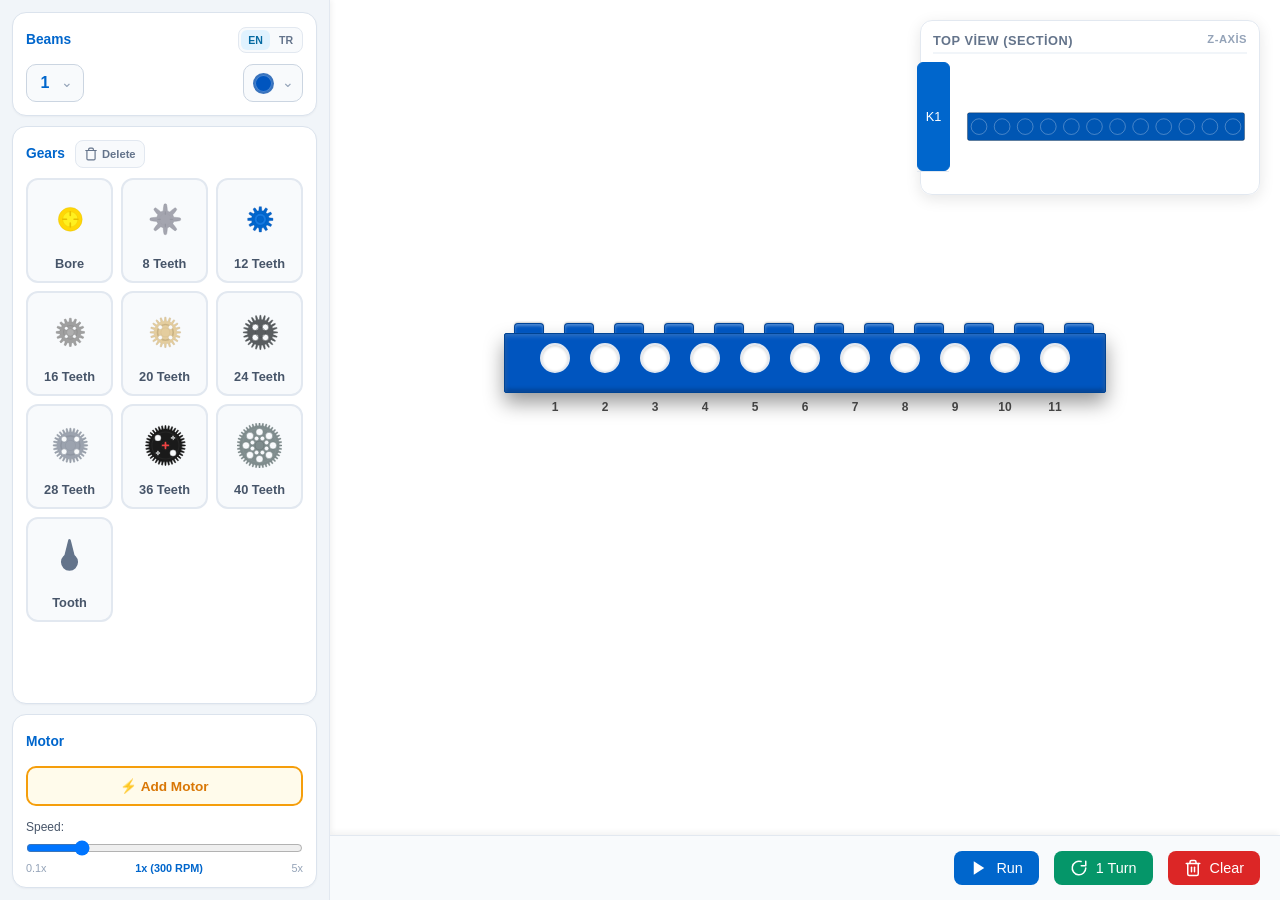
<file: index.html>
<!DOCTYPE html>
<html lang="tr">

<head>
    <meta charset="UTF-8">
    <meta name="viewport" content="width=device-width, initial-scale=1.0">
    <title>Technic Gear Calculator - LEGO Hub</title>
    <meta name="description" content="LEGO Technic gear ratio calculator and simulator.">
    <link rel="stylesheet" href="./styles.css">
</head>

<body class="lang-en">
    <div class="container">
        <div class="main-grid">
            <!-- Sidebar -->
            <aside class="sidebar">
                <!-- Beam controls -->
                <section class="sidebar-card beam-card">
                    <div class="sidebar-card-header">
                        <h3 class="sidebar-card-title">
                            <span class="en-content">Beams</span><span class="tr-content">Kiriş</span>
                        </h3>
                        <div class="lang-switch compact-lang-switch" aria-label="Language">
                            <button class="lang-btn active" type="button" onclick="setLang('en')">EN</button>
                            <button class="lang-btn" type="button" onclick="setLang('tr')">TR</button>
                        </div>
                    </div>

                    <div class="beam-toolbar">
                        <div class="picker-wrap">
                            <button class="compact-picker beam-count-picker" id="beamCountPicker" type="button"
                                aria-haspopup="true" aria-expanded="false" onclick="toggleBeamCountMenu(event)">
                                <span class="beam-count-value" id="beamCountValue">1</span>
                                <span class="picker-chevron" aria-hidden="true">⌄</span>
                            </button>
                            <div class="picker-menu beam-count-menu" id="beamCountMenu" role="menu">
                                <button class="picker-option beam-count-option selected" type="button" data-count="1"
                                    onclick="selectBeamCount(1, event)">1</button>
                                <button class="picker-option beam-count-option" type="button" data-count="2"
                                    onclick="selectBeamCount(2, event)">2</button>
                                <button class="picker-option beam-count-option" type="button" data-count="3"
                                    onclick="selectBeamCount(3, event)">3</button>
                                <button class="picker-option beam-count-option" type="button" data-count="4"
                                    onclick="selectBeamCount(4, event)">4</button>
                                <button class="picker-option beam-count-option" type="button" data-count="5"
                                    onclick="selectBeamCount(5, event)">5</button>
                            </div>
                        </div>

                        <div class="picker-wrap color-picker-wrap">
                            <button class="compact-picker color-picker" id="beamColorPicker" type="button"
                                aria-haspopup="true" aria-expanded="false" onclick="toggleBeamColorMenu(event)">
                                <span class="color-swatch" id="beamColorSwatch" style="--swatch-color:#0055BF"></span>
                                <span class="picker-chevron" aria-hidden="true">⌄</span>
                            </button>
                            <div class="picker-menu color-menu" id="beamColorMenu" role="menu">
                                <button class="color-option selected" type="button" data-color="blue" title="Mavi / Blue"
                                    onclick="selectBeamColor('blue', event)"><span class="color-swatch" style="--swatch-color:#0055BF"></span></button>
                                <button class="color-option" type="button" data-color="red" title="Kırmızı / Red"
                                    onclick="selectBeamColor('red', event)"><span class="color-swatch" style="--swatch-color:#C91A09"></span></button>
                                <button class="color-option" type="button" data-color="yellow" title="Sarı / Yellow"
                                    onclick="selectBeamColor('yellow', event)"><span class="color-swatch" style="--swatch-color:#F2CD37"></span></button>
                                <button class="color-option" type="button" data-color="green" title="Yeşil / Green"
                                    onclick="selectBeamColor('green', event)"><span class="color-swatch" style="--swatch-color:#237841"></span></button>
                                <button class="color-option" type="button" data-color="white" title="Beyaz / White"
                                    onclick="selectBeamColor('white', event)"><span class="color-swatch light-swatch" style="--swatch-color:#FFFFFF"></span></button>
                                <button class="color-option" type="button" data-color="black" title="Siyah / Black"
                                    onclick="selectBeamColor('black', event)"><span class="color-swatch" style="--swatch-color:#1e293b"></span></button>
                            </div>
                        </div>
                    </div>
                </section>

                <!-- Gear controls -->
                <section class="sidebar-card gears-card">
                    <div class="sidebar-card-header gears-card-header">
                        <h3 class="sidebar-card-title">
                            <span class="en-content">Gears</span><span class="tr-content">Dişliler</span>
                        </h3>
                        <button class="gear-delete-header-btn" id="deleteModeBtn" type="button" onclick="toggleDeleteMode()">
                            <svg class="ui-icon ui-icon--sm" aria-hidden="true" focusable="false"><use href="./assets/icons.svg#icon-trash"></use></svg>
                            <span class="en-content">Delete</span><span class="tr-content">Sil</span>
                        </button>
                    </div>

                    <div class="gear-palette" id="gearPalette">
                        <!-- Gears + Tooth injected by JS -->
                    </div>

                    <div class="gear-card-spacer" aria-hidden="true"></div>

                    <div id="toothSettingsPanel" class="tooth-settings-panel">
                        <h4 class="tooth-settings-title">
                            <span class="en-content">Tooth Direction</span><span class="tr-content">Tooth Yönü</span>
                        </h4>
                        <div class="tooth-settings-control">
                            <span id="pointerAngleDisplay">0°</span>
                            <button class="btn tooth-rotate-btn" onclick="rotatePointerSetting()">
                                ↻ +90° <span class="en-content">Rotate</span><span class="tr-content">Çevir</span>
                            </button>
                        </div>
                        <p class="tooth-settings-help">
                            <span class="en-content">Select the angle and click on a gear to add.</span><span
                                class="tr-content">İstediğiniz açıyı seçip dişliye tıklayarak ekleyin.</span>
                        </p>
                    </div>
                </section>

                <!-- Motor controls -->
                <section class="sidebar-card motor-card">
                    <div class="sidebar-card-header">
                        <h3 class="sidebar-card-title">Motor</h3>
                    </div>

                    <button class="motor-mode-btn" id="motorModeBtn" onclick="toggleMotorMode()">
                        ⚡ <span class="en-content">Add Motor</span><span class="tr-content">Motor Ekle</span>
                    </button>

                    <div id="motorInfo" class="motor-info-panel">
                        <div class="motor-info-label">
                            ⚡ Motor: <span id="motorPositionLabel">-</span>
                        </div>
                        <div class="motor-direction-row">
                            <button class="motor-dir-btn active" id="motorDirCW" onclick="setMotorDirection(1)">
                                ↻ <span class="en-content">Clockwise</span><span class="tr-content">Saat Yönü</span>
                            </button>
                            <button class="motor-dir-btn" id="motorDirCCW" onclick="setMotorDirection(-1)">
                                ↺ <span class="en-content">Counter-CW</span><span class="tr-content">Ters Yön</span>
                            </button>
                        </div>
                    </div>

                    <div id="motorHelpText" style="display:none;"></div>

                    <div class="speed-control">
                        <label><span class="en-content">Speed:</span><span class="tr-content">Dönüş Hızı:</span></label>
                        <input type="range" id="speedSlider" min="0.1" max="5" step="0.1" value="1"
                            onchange="updateSpeedLabel()">
                        <div class="speed-scale">
                            <span>0.1x</span>
                            <span id="speedLabel">1x</span>
                            <span>5x</span>
                        </div>
                    </div>
                </section>
            </aside>

            <!-- Main Canvas -->
            <main class="canvas-area">
                <!-- Side View Panel -->
                <div class="side-view-panel">
                    <div class="side-view-header">
                        <span><span class="en-content">Top View (Section)</span><span class="tr-content">Üstten Görünüm
                                (Kesit)</span></span>
                        <span style="font-size: 0.7rem; color: #94a3b8;">Z-Axis</span>
                    </div>
                    <div class="side-view-content" id="sideViewContainer">
                        <!-- SVG Injected Here -->
                    </div>
                </div>

                <div class="simulation-container" id="simContainer">
                    <!-- Beam renders here -->
                </div>

                <div class="bottom-panel">
                    <div class="controls">
                        <button class="btn" id="toggleRun" style="display: flex; align-items: center; gap: 8px;">
                            <svg class="ui-icon" aria-hidden="true" focusable="false"><use href="./assets/icons.svg#icon-play"></use></svg>
                            <span class="en-content">Run</span><span class="tr-content">Çalıştır</span>
                        </button>
                        <button class="btn" id="runOneTurn"
                            style="display: flex; align-items: center; gap: 8px; background: #059669;">
                            <svg class="ui-icon" aria-hidden="true" focusable="false"><use href="./assets/icons.svg#icon-rotate"></use></svg>
                            <span class="en-content">1 Turn</span><span class="tr-content">1 Tur</span>
                        </button>
                        <button class="btn btn-danger" id="clearBoard"
                            style="display: flex; align-items: center; gap: 8px;">
                            <svg class="ui-icon" aria-hidden="true" focusable="false"><use href="./assets/icons.svg#icon-clear"></use></svg>
                            <span class="en-content">Clear</span><span class="tr-content">Temizle</span>
                        </button>
                    </div>

                    <!-- Simulation Stats Panel (Moved here) -->
                    <div class="simulation-stats" id="simulationStats">
                        <div class="stats-title">
                            📊 <span class="en-content">Rotation Info</span><span class="tr-content">Dönüş
                                Bilgileri</span>
                        </div>
                        <div class="stats-grid" id="statsGrid">
                            <!-- Gear stats will be injected here -->
                        </div>
                    </div>
                </div>
            </main>
        </div>
    </div>

    <script src="./js/config.js" defer></script>
        <script src="./js/ui.js" defer></script>
        <script src="./js/gear-renderer.js" defer></script>
        <script src="./js/simulation.js" defer></script>

    <!-- Warning Modal -->
    <div class="modal-overlay" id="warningModal" onclick="closeModal(event)">
        <div class="modal-content">
            <h3 class="modal-title" id="modalTitle"><span class="en-content">Warning</span><span
                    class="tr-content">Uyarı</span></h3>
            <p class="modal-message" id="modalMessage"><span class="en-content">Message</span><span
                    class="tr-content">Mesaj</span></p>
            <button class="modal-btn" onclick="closeModal()"><span class="en-content">OK</span><span
                    class="tr-content">Tamam</span></button>
        </div>
    </div>

    <!-- Confirm Modal -->
    <div class="modal-overlay" id="confirmModal" onclick="closeConfirmModal(event)">
        <div class="modal-content">
            <h3 class="modal-title" style="color:#c91a09;"><span class="en-content">Are you sure?</span><span
                    class="tr-content">Emin misiniz?</span></h3>
            <p class="modal-message"><span class="en-content">The entire workspace will be cleared. This cannot be
                    undone.</span><span class="tr-content">Tüm çalışma alanı temizlenecek. Bu işlem geri
                    alınamaz.</span></p>
            <div style="display:flex; gap:10px; justify-content: flex-end; margin-top:15px;">
                <button class="modal-btn" style="background:#e2e8f0; color:#475569;"
                    onclick="closeConfirmModal({target:{classList:{contains:()=>true}}})"><span
                        class="en-content">Cancel</span><span class="tr-content">İptal</span></button>
                <button class="modal-btn" style="background:#c91a09; color:#fff;" onclick="executeClearBoard()"><span
                        class="en-content">Clear</span><span class="tr-content">Temizle</span></button>
            </div>
        </div>
    </div>

    <script src="./js/app.js" defer></script>
</body>

</html>
</file>
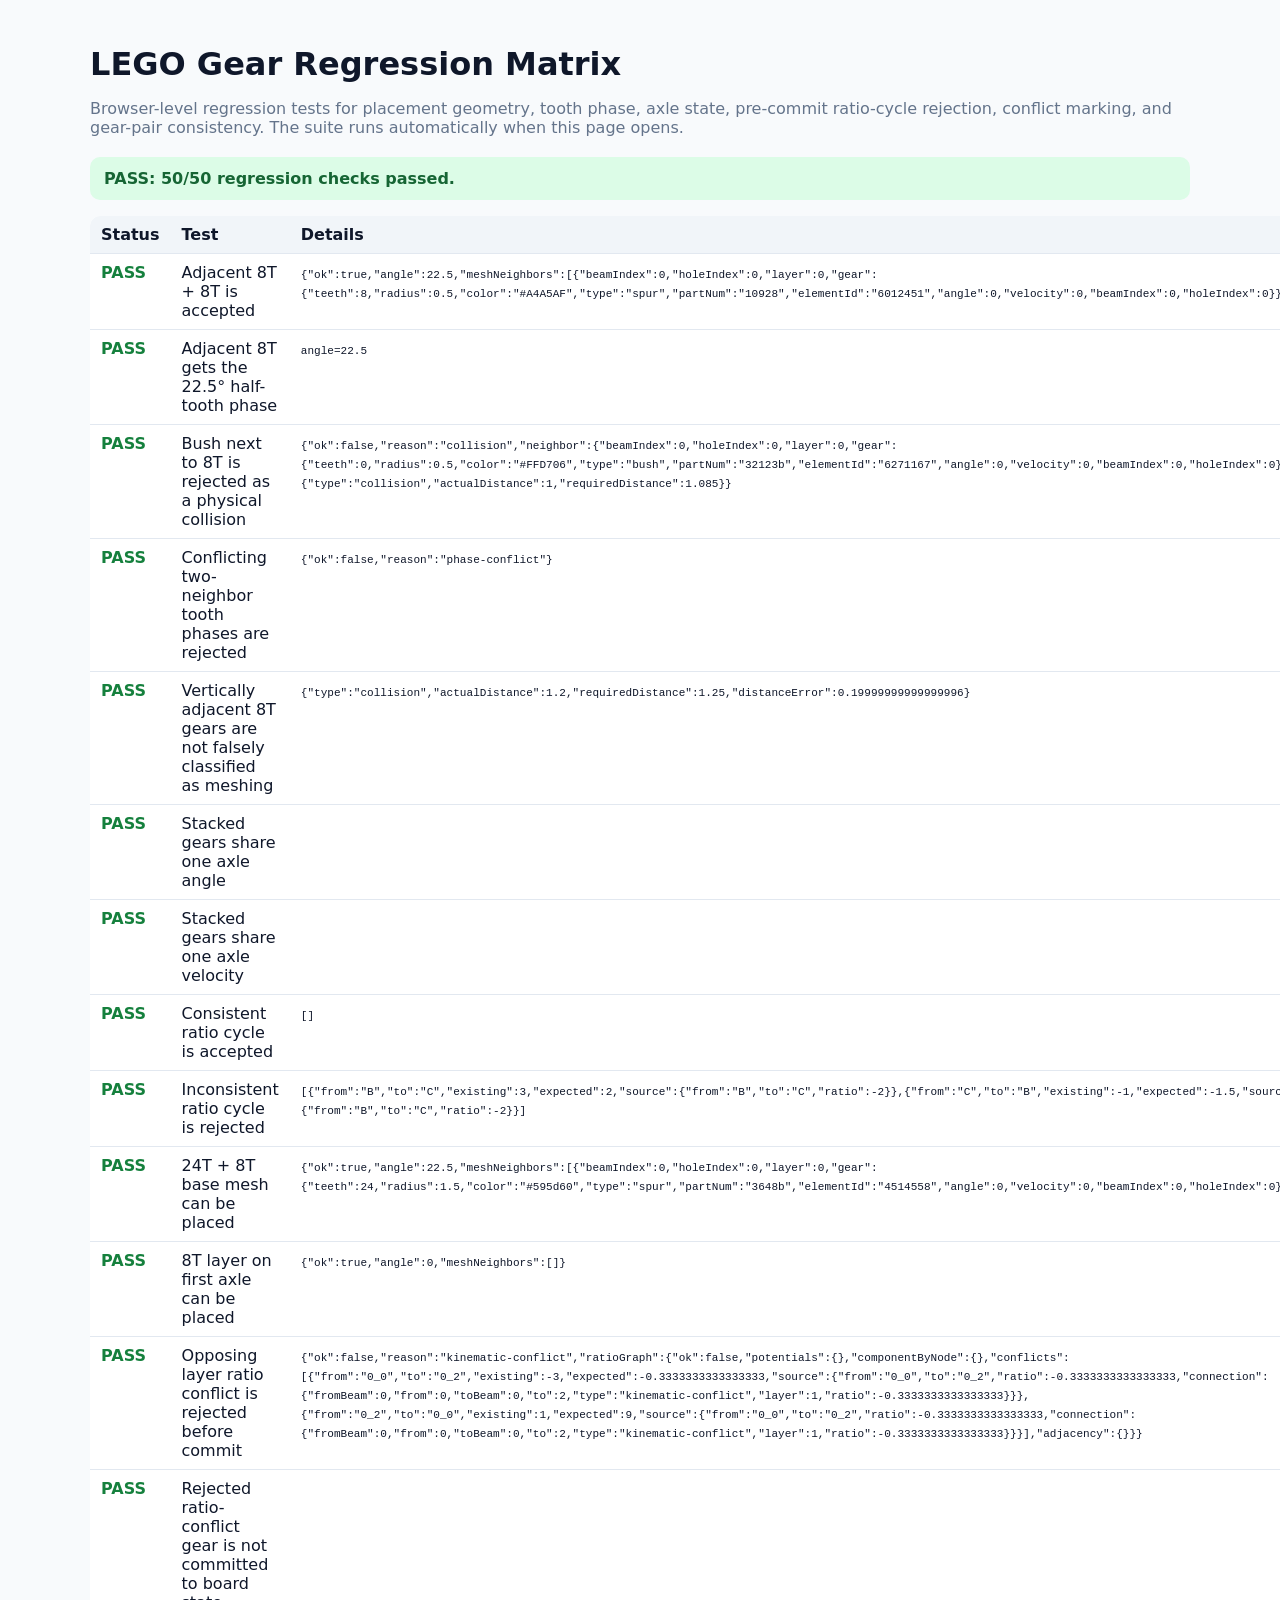
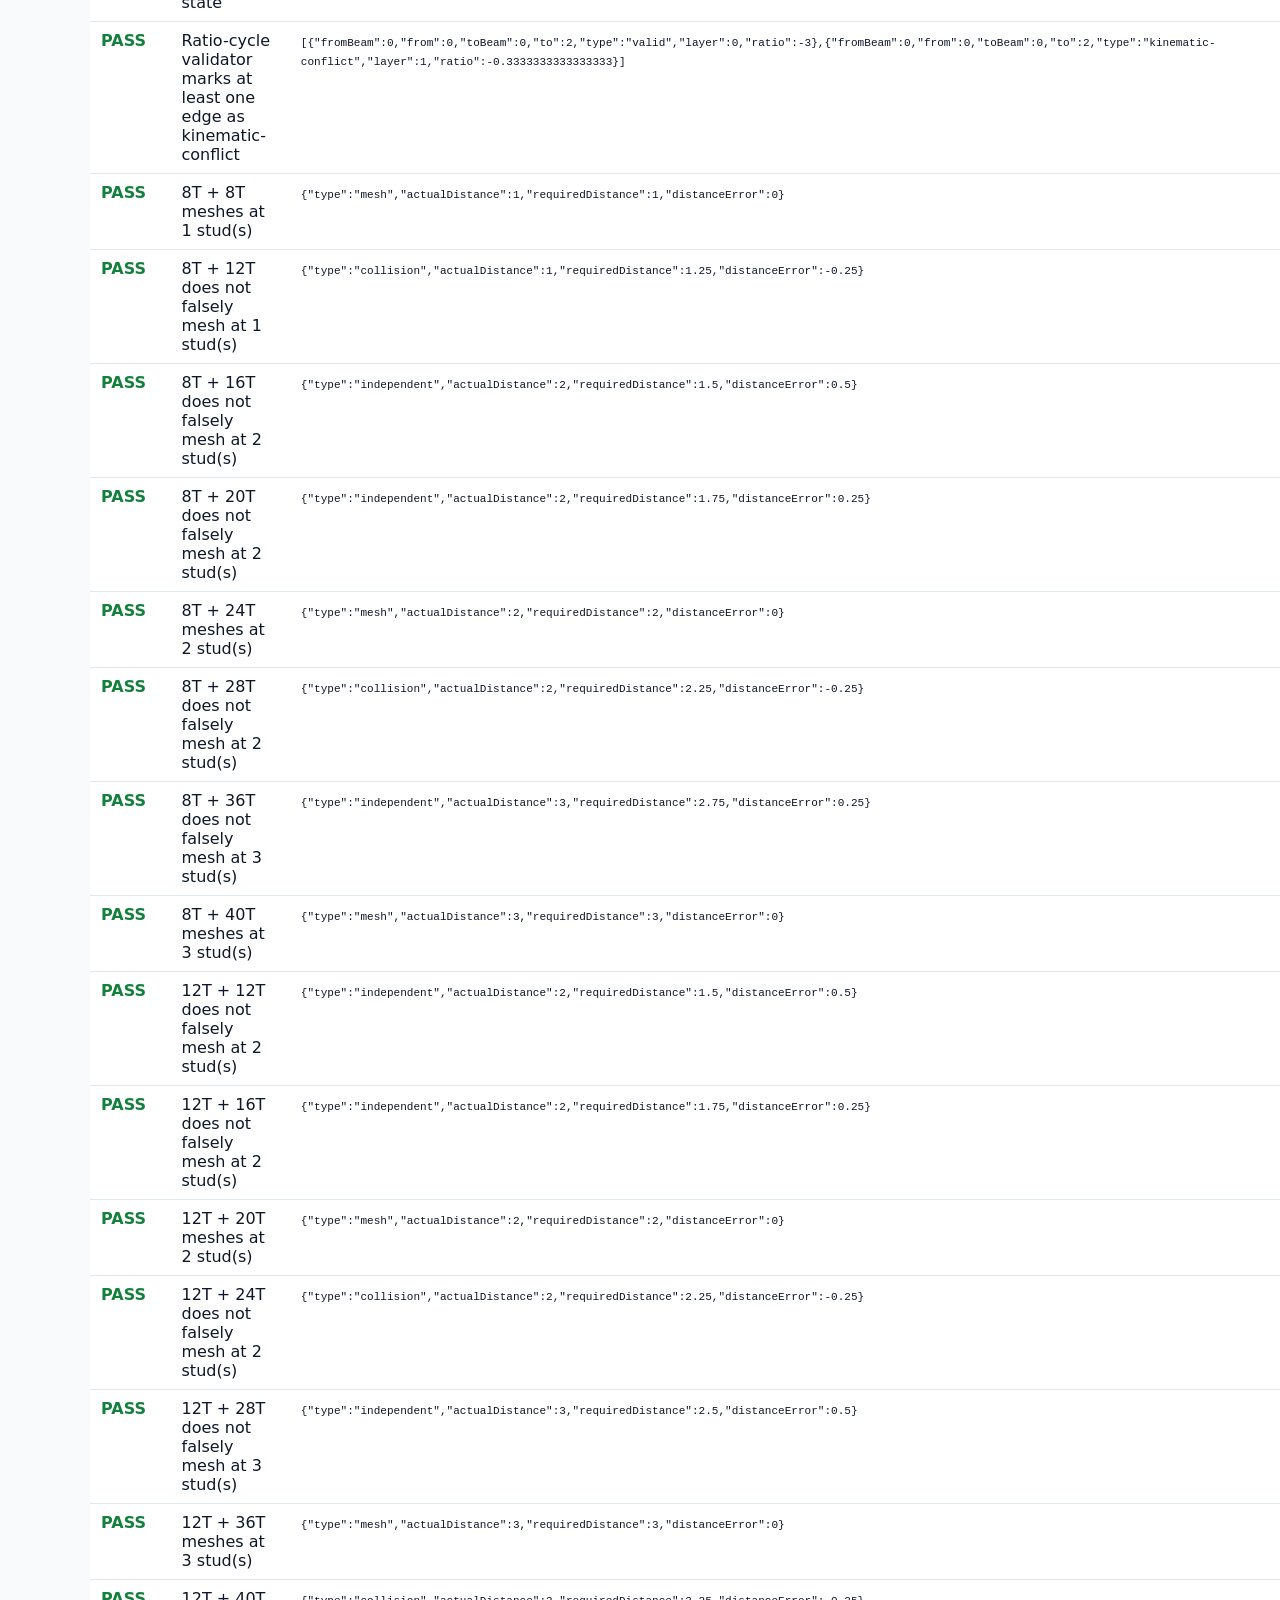
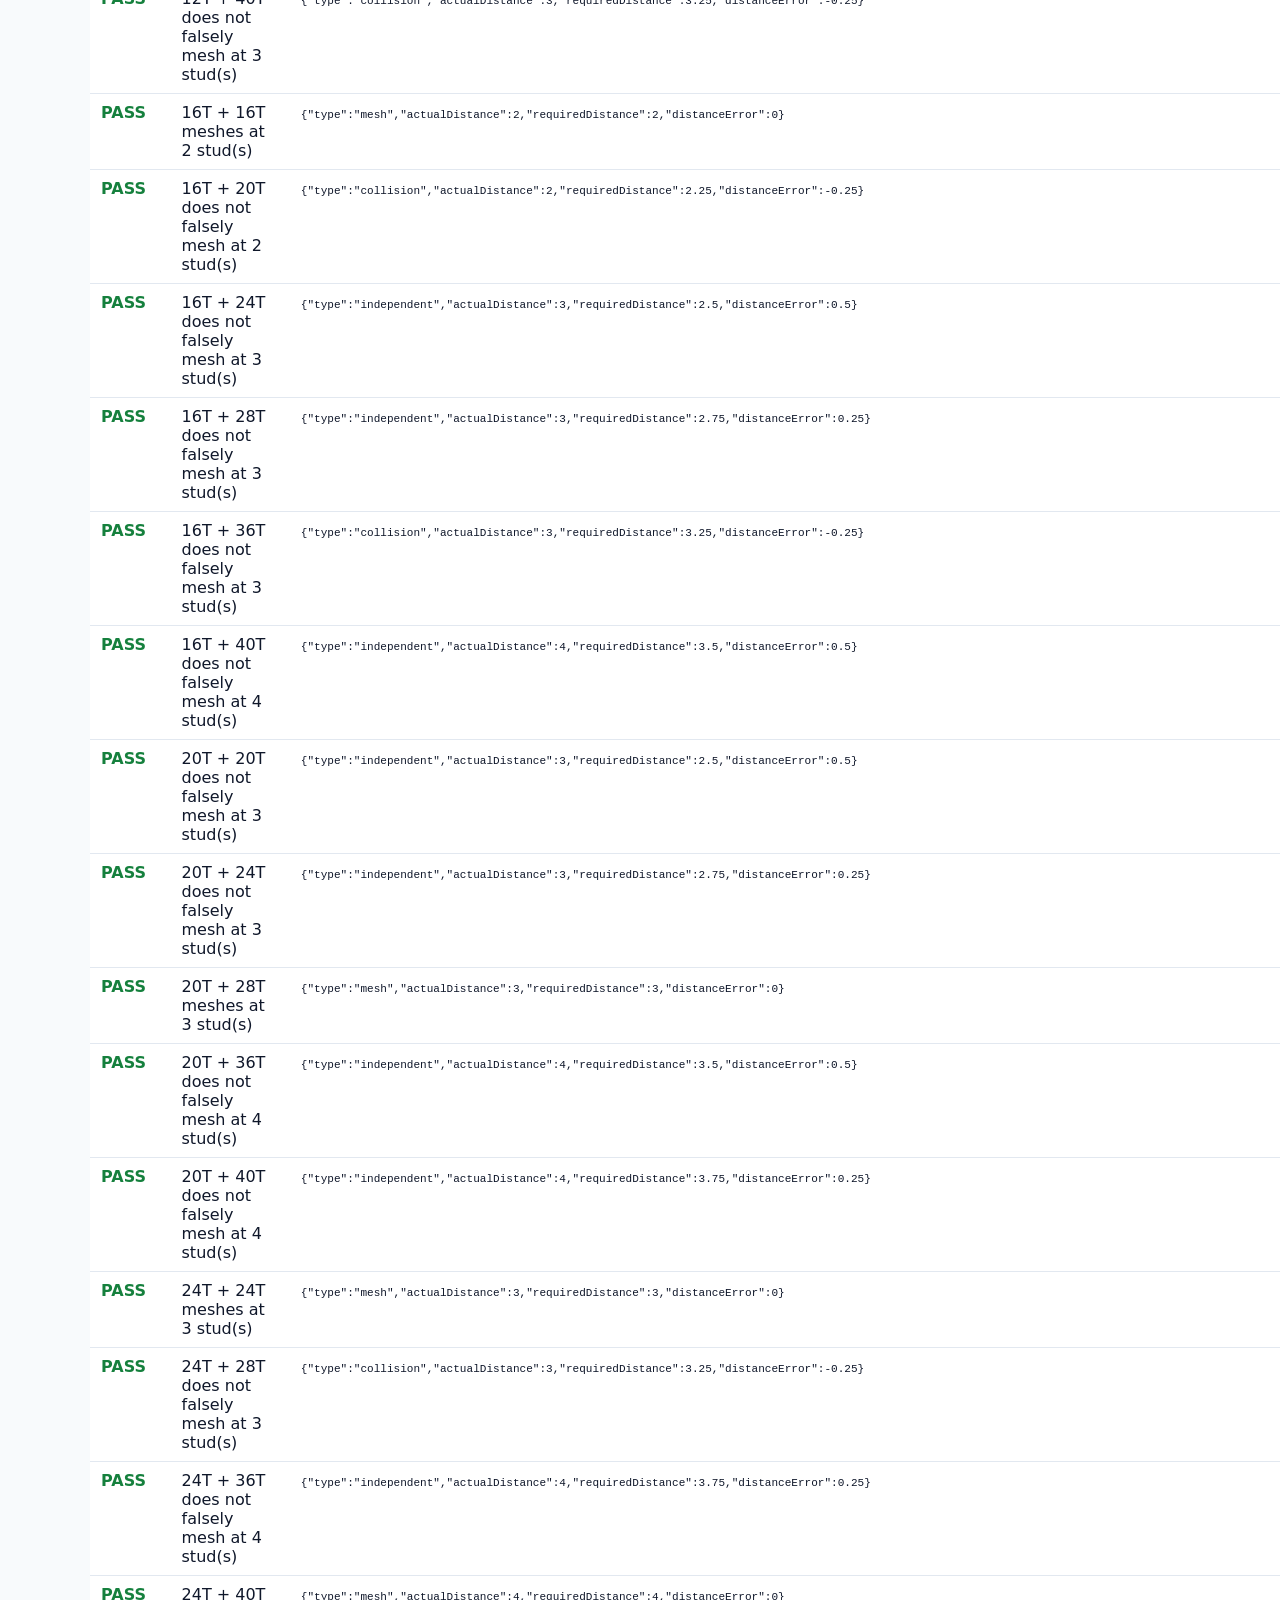
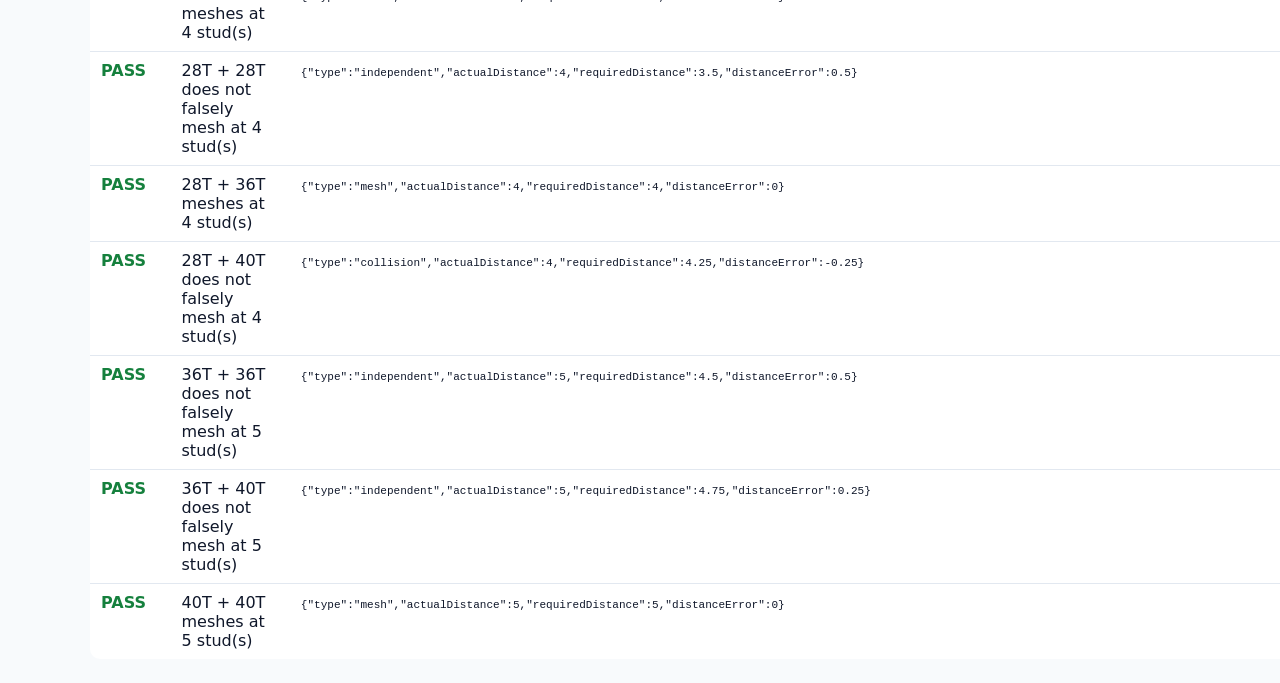
<file: tests/gear-regression.html>
<!DOCTYPE html>
<html lang="en">
<head>
    <meta charset="UTF-8">
    <meta name="viewport" content="width=device-width, initial-scale=1.0">
    <title>LEGO Gear Regression Matrix</title>
    <style>
        body {
            margin: 0;
            padding: 24px;
            font-family: system-ui, -apple-system, BlinkMacSystemFont, "Segoe UI", sans-serif;
            background: #f8fafc;
            color: #0f172a;
        }
        main {
            max-width: 1100px;
            margin: 0 auto;
        }
        h1 { margin-bottom: 8px; }
        .note { color: #64748b; margin-bottom: 20px; }
        #summary {
            padding: 12px 14px;
            border-radius: 10px;
            background: #e2e8f0;
            font-weight: 700;
            margin-bottom: 16px;
        }
        #summary.pass { background: #dcfce7; color: #166534; }
        #summary.fail { background: #fee2e2; color: #991b1b; }
        table {
            width: 100%;
            border-collapse: collapse;
            background: #fff;
            border-radius: 10px;
            overflow: hidden;
        }
        th, td {
            padding: 9px 11px;
            text-align: left;
            border-bottom: 1px solid #e2e8f0;
            vertical-align: top;
        }
        th { background: #f1f5f9; }
        tr:last-child td { border-bottom: 0; }
        .ok { color: #15803d; font-weight: 800; }
        .bad { color: #b91c1c; font-weight: 800; }
        code { font-size: 0.85em; }
    </style>
</head>
<body>
    <main>
        <h1>LEGO Gear Regression Matrix</h1>
        <p class="note">
            Browser-level regression tests for placement geometry, tooth phase, axle state,
            pre-commit ratio-cycle rejection, conflict marking, and gear-pair consistency.
            The suite runs automatically when this page opens.
        </p>
        <div id="summary">Running…</div>
        <table>
            <thead>
                <tr><th>Status</th><th>Test</th><th>Details</th></tr>
            </thead>
            <tbody id="results"></tbody>
        </table>
    </main>

    <script src="../js/config.js"></script>
    <script src="../js/simulation.js"></script>
    <script src="./gear-regression.test.js"></script>
</body>
</html>
</file>
<file: styles.css>
* {
            margin: 0;
            padding: 0;
            box-sizing: border-box;
        }

        body {
            font-family: 'Segoe UI', Tahoma, Geneva, Verdana, sans-serif;
            background: linear-gradient(135deg, #f0f4f8 0%, #e2e8f0 50%, #cbd5e1 100%);
            min-height: 100vh;
            color: #1e293b;
            user-select: none;
        }

        .en-content,
        .tr-content {
            display: none;
        }

        .lang-en .en-content,
        .lang-tr .tr-content {
            display: inline;
        }

        .lang-switch {
            display: inline-flex;
            gap: 2px;
            padding: 2px;
            border: 1px solid #e2e8f0;
            border-radius: 8px;
            background: #f8fafc;
        }

        .lang-btn {
            border: 0;
            border-radius: 6px;
            background: transparent;
            color: #64748b;
            padding: 4px 7px;
            font-size: 0.66rem;
            font-weight: 750;
            cursor: pointer;
        }

        .lang-btn.active {
            background: #e0f2fe;
            color: #0369a1;
        }

        /* Main Layout */
        .container {
            max-width: 100%;
            margin: 0;
            padding: 0;
            height: 100vh;
            height: 100dvh;
            overflow: hidden;
        }

        .main-grid {
            display: flex;
            height: 100%;
            margin: 0;
            gap: 0;
        }

        /* Sidebar / Palette */
        .sidebar {
            width: 330px;
            height: 100%;
            background: #f1f5f9;
            border-right: 1px solid #e2e8f0;
            padding: 12px;
            overflow-y: auto;
            flex-shrink: 0;
            border-radius: 0;
            box-shadow: 2px 0 5px rgba(0, 0, 0, 0.05);
            z-index: 10;
            display: flex;
            flex-direction: column;
            gap: 10px;
        }

        .sidebar-card {
            position: relative;
            background: #ffffff;
            border: 1px solid #dbe3ed;
            border-radius: 14px;
            padding: 13px;
            box-shadow: 0 1px 2px rgba(15, 23, 42, 0.04);
            flex: 0 0 auto;
        }

        .gears-card {
            flex: 1 0 auto;
            display: flex;
            flex-direction: column;
        }

        .motor-card {
            margin-top: auto;
        }

        .sidebar-card-header {
            min-height: 28px;
            display: flex;
            align-items: center;
            justify-content: space-between;
            gap: 10px;
            margin-bottom: 10px;
        }

        .sidebar-card-title {
            margin: 0;
            color: #0066cc;
            font-size: 0.86rem;
            line-height: 1.2;
            font-weight: 750;
        }

        .gear-card-spacer {
            flex: 1 1 28px;
            min-height: 16px;
        }

        .beam-toolbar {
            display: flex;
            align-items: center;
            justify-content: space-between;
            gap: 10px;
        }

        .picker-wrap {
            position: relative;
        }

        .color-picker-wrap {
            margin-left: auto;
        }

        .compact-picker {
            min-width: 58px;
            height: 38px;
            padding: 0 10px;
            border: 1px solid #cbd5e1;
            border-radius: 10px;
            background: #f8fafc;
            color: #334155;
            display: inline-flex;
            align-items: center;
            justify-content: center;
            gap: 8px;
            cursor: pointer;
            transition: border-color 0.18s, background 0.18s, box-shadow 0.18s;
        }

        .compact-picker:hover,
        .compact-picker[aria-expanded="true"] {
            background: #ffffff;
            border-color: #93c5fd;
            box-shadow: 0 0 0 3px rgba(59, 130, 246, 0.10);
        }

        .beam-count-value {
            min-width: 16px;
            font-size: 1rem;
            font-weight: 800;
            color: #0066cc;
            text-align: center;
        }

        .picker-chevron {
            color: #94a3b8;
            font-size: 0.9rem;
            line-height: 1;
            transform: translateY(-1px);
        }

        .picker-menu {
            position: absolute;
            top: calc(100% + 7px);
            left: 0;
            z-index: 120;
            display: none;
            background: #ffffff;
            border: 1px solid #dbe3ed;
            border-radius: 12px;
            padding: 6px;
            box-shadow: 0 12px 30px rgba(15, 23, 42, 0.16);
        }

        .picker-menu.open {
            display: grid;
        }

        .beam-count-menu {
            grid-template-columns: repeat(5, 36px);
            gap: 5px;
        }

        .picker-option {
            width: 36px;
            height: 36px;
            border: 0;
            border-radius: 8px;
            background: #f8fafc;
            color: #475569;
            font-weight: 750;
            cursor: pointer;
        }

        .picker-option:hover {
            background: #e0f2fe;
            color: #0369a1;
        }

        .picker-option.selected {
            background: #0066cc;
            color: #ffffff;
        }

        .color-picker {
            min-width: 54px;
            padding: 0 8px 0 9px;
        }

        .color-swatch {
            width: 21px;
            height: 21px;
            display: inline-block;
            border-radius: 50%;
            background: var(--swatch-color);
            border: 2px solid rgba(148, 163, 184, 0.4);
            box-shadow: inset 0 0 0 1px rgba(255,255,255,0.28);
        }

        .light-swatch {
            border-color: #cbd5e1;
        }

        .color-menu {
            right: 0;
            left: auto;
            grid-template-columns: repeat(3, 38px);
            gap: 5px;
        }

        .color-option {
            width: 38px;
            height: 38px;
            border: 0;
            border-radius: 9px;
            background: transparent;
            display: grid;
            place-items: center;
            cursor: pointer;
        }

        .color-option:hover {
            background: #f1f5f9;
        }

        .color-option.selected {
            background: #e0f2fe;
            box-shadow: inset 0 0 0 1px #93c5fd;
        }

        .compact-lang-switch {
            flex: 0 0 auto;
        }

        .gear-palette {
            display: grid;
            grid-template-columns: repeat(3, minmax(0, 1fr));
            gap: 8px;
        }

        .gear-option {
            background: #f8fafc;
            border-radius: 12px;
            padding: 10px;
            cursor: pointer;
            transition: all 0.2s;
            border: 2px solid #e2e8f0;
            display: flex;
            flex-direction: column;
            align-items: center;
            gap: 8px;
            min-width: 0;
        }

        .gear-option:hover {
            background: #e2e8f0;
            transform: translateY(-2px);
            box-shadow: 0 4px 12px rgba(0, 0, 0, 0.1);
        }

        .gear-option.selected {
            border-color: #0066cc;
            background: #e0f2fe;
            box-shadow: 0 0 15px rgba(0, 102, 204, 0.2);
        }

        .gear-option svg {
            width: 45px;
            height: 45px;
        }

        .gear-option span {
            font-size: 0.8rem;
            font-weight: 600;
            color: #475569;
        }

        /* Hide red axle in sidebar icons, show black hole instead */
        .gear-icon-wrapper path[fill="#EF4444"],
        .gear-icon-wrapper path[fill="#ef4444"],
        .gear-icon-wrapper path[fill="#fbbf24"] {
            display: none;
        }

        /* Compact delete control next to the Gears heading */
        .gears-card-header {
            justify-content: flex-start;
        }

        .gear-delete-header-btn {
            min-height: 28px;
            padding: 4px 8px;
            border-radius: 8px;
            border: 1px solid #e2e8f0;
            background: #f8fafc;
            color: #64748b;
            font-size: 0.7rem;
            font-weight: 700;
            cursor: pointer;
            transition: all 0.18s;
            display: inline-flex;
            align-items: center;
            justify-content: center;
            gap: 4px;
        }

        .gear-delete-header-btn .ui-icon--sm {
            width: 14px;
            height: 14px;
            margin-right: 0;
        }

        .gear-delete-header-btn:hover {
            background: #fef2f2;
            border-color: #fca5a5;
            color: #dc2626;
        }

        .gear-delete-header-btn.active {
            background: #dc2626;
            border-color: #dc2626;
            color: #fff;
        }

        .tooth-palette-icon {
            transition: transform 0.3s ease;
            transform-origin: center;
        }

        .tooth-palette-option.selected {
            border-color: #f59e0b;
            background: #fff7ed;
            box-shadow: 0 0 15px rgba(245, 158, 11, 0.18);
        }

        /* Motor Mode Button */
        .motor-mode-btn {
            display: block;
            width: 100%;
            padding: 10px;
            margin-top: 10px;
            border-radius: 10px;
            border: 2px solid #f59e0b;
            background: #fffbeb;
            color: #d97706;
            font-size: 0.85rem;
            font-weight: 600;
            cursor: pointer;
            transition: all 0.2s;
        }

        .motor-mode-btn:hover {
            background: #fef3c7;
        }

        .motor-mode-btn.active {
            background: #f59e0b;
            border-color: #f59e0b;
            color: #fff;
        }

        /* Motor Direction Buttons */
        .motor-dir-btn {
            flex: 1;
            padding: 6px 8px;
            border-radius: 6px;
            border: 1px solid #d97706;
            background: #fff;
            color: #92400e;
            font-size: 0.7rem;
            font-weight: 500;
            cursor: pointer;
            transition: all 0.2s;
        }

        .motor-dir-btn:hover {
            background: #fef3c7;
        }

        .motor-dir-btn.active {
            background: #f59e0b;
            border-color: #b45309;
            color: #fff;
        }

        /* Canvas Area */
        /* Canvas Area */
        .canvas-area {
            flex: 1;
            background: #ffffff;
            border-radius: 0;
            margin: 0;
            padding: 0;
            border: none;
            box-shadow: none;
            height: 100%;
            position: relative;
            overflow: hidden;
            display: flex;
            flex-direction: column;
            /* Vertical layout */
            align-items: stretch;
            justify-content: flex-start;
        }

        .simulation-container {
            flex: 1;
            /* Take remaining space */
            width: 100%;
            margin: 0;
            position: relative;
            overflow: auto;
            /* Scroll if content is big */
            display: flex;
            align-items: center;
            justify-content: center;
            transform-origin: center;
            padding: 0;
        }

        .bottom-panel {
            width: 100%;
            background: #f8fafc;
            border-top: 1px solid #e2e8f0;
            padding: 15px 20px;
            display: flex;
            flex-direction: column;
            gap: 15px;
            z-index: 20;
            box-shadow: 0 -4px 6px -1px rgba(0, 0, 0, 0.05);
        }

        /* Side View Panel (Top Right) */
        .side-view-panel {
            position: absolute;
            top: 20px;
            right: 20px;
            width: 340px;
            background: rgba(255, 255, 255, 0.95);
            backdrop-filter: blur(4px);
            border: 1px solid #e2e8f0;
            border-radius: 12px;
            padding: 12px;
            z-index: 40;
            box-shadow: 0 4px 15px rgba(0, 0, 0, 0.1);
            transition: all 0.3s ease;
        }

        .side-view-panel:hover {
            box-shadow: 0 8px 20px rgba(0, 0, 0, 0.15);
        }

        .side-view-header {
            font-size: 0.8rem;
            text-transform: uppercase;
            letter-spacing: 0.5px;
            color: #64748b;
            font-weight: 700;
            margin-bottom: 8px;
            border-bottom: 2px solid #f1f5f9;
            padding-bottom: 4px;
            display: flex;
            justify-content: space-between;
        }

        .side-view-content {
            width: 100%;
            min-height: 60px;
            display: flex;
            justify-content: center;
        }

        .controls {
            position: static;
            display: flex;
            justify-content: flex-end;
            /* Buttons to the right */
            gap: 15px;
            width: 100%;
        }

        .btn {
            background: #0066cc;
            border: none;
            color: #fff;
            padding: 8px 16px;
            border-radius: 8px;
            cursor: pointer;
            font-size: 0.9rem;
            font-weight: 500;
            display: flex;
            align-items: center;
            gap: 6px;
            transition: all 0.2s;
        }

        .btn:hover {
            background: #0052a3;
            transform: translateY(-2px);
            box-shadow: 0 4px 12px rgba(0, 102, 204, 0.3);
        }

        .btn-danger {
            background: #dc2626;
        }

        .btn-danger:hover {
            background: #b91c1c;
        }

        /* Simulation Container */


        .beams-container {
            display: flex;
            flex-direction: column;
            align-items: center;
            gap: 0;
        }

        .beam-wrapper {
            position: relative;
        }

        /* Technic Beam - taller to represent 1.2 stud height ratio */
        .technic-beam {
            position: relative;
            height: var(--beam-height-px);
            background: #0056b3;
            /* Classic Technic Blue */
            border-radius: 2px;
            /* Flex restored */
            display: flex;
            align-items: flex-start;
            /* Align content to top */
            padding: 9px 35px 18px 5px;
            /* Ratio 1:3.5:2 -> Top 9px, Right 35px, Hole 30px, Bottom 18px */
            box-shadow:
                inset 0 2px 5px rgba(255, 255, 255, 0.2),
                inset 0 -2px 5px rgba(0, 0, 0, 0.3),
                0 10px 20px rgba(0, 0, 0, 0.4);
            border: 1px solid #004494;
        }

        /* Studs on top of beam */
        .beam-studs {
            position: absolute;
            top: -10px;
            left: 20px;
            display: flex;
            gap: 0;
            z-index: 1;
        }

        .stud {
            width: var(--hole-size-px);
            height: 10px;
            background: linear-gradient(180deg, #0077d4 0%, #0056b3 50%, #004494 100%);
            border-radius: 4px 4px 0 0;
            margin-right: calc(var(--stud-px) - var(--hole-size-px));
            /* Stud pitch minus stud visual width. */
            box-shadow:
                inset 0 2px 3px rgba(255, 255, 255, 0.3),
                0 -1px 2px rgba(0, 0, 0, 0.2);
            border: 1px solid #004494;
            border-bottom: none;
        }

        .stud:last-child {
            margin-right: 0;
        }

        .beam-holes {
            display: flex;
            position: relative;
        }

        .beam-hole {
            width: var(--hole-size-px);
            height: var(--hole-size-px);
            background: #ffffff;
            border-radius: 50%;
            box-shadow: inset 0 1px 3px rgba(0, 0, 0, 0.2);
            cursor: pointer;
            position: relative;
            transition: all 0.2s;
            border: 2px solid #e2e8f0;
            z-index: 2;
        }

        .beam-hole:hover {
            border-color: #0066cc;
            background: #e0f2fe;
        }

        .beam-hole.has-gear {
            background: #1e293b;
            border-color: transparent;
            box-shadow: inset 0 2px 4px rgba(0, 0, 0, 0.6);
        }

        .beam-hole.active {
            border-color: #0066cc;
            background: rgba(0, 102, 204, 0.3);
        }

        .beam-hole.invalid {
            border-color: #dc2626;
            background: rgba(220, 38, 38, 0.2);
            outline: 2px solid rgba(220, 38, 38, 0.35);
            outline-offset: 2px;
        }

        .beam-hole.mesh-connected {
            outline: 2px solid rgba(34, 197, 94, 0.35);
            outline-offset: 2px;
        }

        .beam-hole.has-motor {
            background: #f59e0b;
            border-color: #d97706;
            box-shadow: inset 0 2px 4px rgba(0, 0, 0, 0.3), 0 0 8px rgba(245, 158, 11, 0.5);
        }

        .beam-hole::after {
            content: attr(data-index);
            position: absolute;
            top: 55px;
            /* Below the beam (Height ~57px) */
            left: 50%;
            transform: translateX(-50%);
            font-size: 0.75rem;
            color: #333;
            /* Darker color */
            opacity: 0.9;
            display: block;
            /* Always show numbers */
            font-weight: bold;
        }

        /* Show numbers only on the last beam */
        .beam-wrapper:last-child .beam-hole::after {
            display: block;
        }

        /* Delete mode cursor */
        .delete-mode .beam-hole {
            cursor: crosshair;
        }

        .delete-mode .beam-hole:hover {
            border-color: #dc2626;
            background: rgba(220, 38, 38, 0.2);
        }

        /* Placed Gear on Beam */
        .gear-on-beam {
            position: absolute;
            top: 50%;
            left: 50%;
            transform: translate(-50%, -50%);
            /* Center on the hole */
            pointer-events: none;
            /* Let clicks pass to the remove button or hole */
            transition: transform 0.1s linear;
            display: flex;
            justify-content: center;
            align-items: center;
            z-index: 20;
            /* Ensure on top of beam */
        }

        .gear-remove-btn {
            position: absolute;
            top: -20px;
            /* Position relative to the hole center */
            right: -20px;
            background: #e74c3c;
            color: white;
            border: none;
            width: 20px;
            height: 20px;
            border-radius: 50%;
            font-size: 12px;
            cursor: pointer;
            display: flex;
            align-items: center;
            justify-content: center;
            opacity: 0;
            transition: opacity 0.2s;
            pointer-events: auto;
            z-index: 100;
        }

        .beam-hole:hover .gear-remove-btn,
        .gear-on-beam:hover+.gear-remove-btn {
            /* Tricky to target, easier if button is inside hole */
            opacity: 1;
        }

        /* Make the gear visually partially transparent when hovering the hole to see underlying structure optional */

        /* Connection Lines */
        .connection-layer {
            position: absolute;
            top: 0;
            left: 0;
            width: 100%;
            height: 100%;
            pointer-events: none;
            z-index: 5;
        }

        .connection-indicator {
            position: absolute;
            height: 6px;
            background: #2ecc71;
            top: var(--axle-center-y-px);
            transform: translateY(-50%);
            border-radius: 3px;
            transition: all 0.3s;
            opacity: 0.7;
        }

        .connection-indicator.error {
            background: #e74c3c;
            height: 8px;
            animation: pulse 1s infinite;
            z-index: 6;
        }

        @keyframes pulse {
            0% {
                opacity: 0.4;
            }

            50% {
                opacity: 0.8;
            }

            100% {
                opacity: 0.4;
            }
        }

        /* Info Panel */
        .info-panel {
            margin-top: 20px;
            background: #f1f5f9;
            padding: 15px;
            border-radius: 12px;
            width: 100%;
            border: 1px solid #e2e8f0;
        }

        .info-text {
            color: #475569;
            font-size: 0.9rem;
            line-height: 1.5;
        }

        .info-text strong {
            color: #1e293b;
        }

        /* Simulation Stats Panel */
        .simulation-stats {
            width: 100%;
            margin-top: 15px;
            background: #ffffff;
            border: 1px solid #e2e8f0;
            border-radius: 12px;
            padding: 15px;
            display: none;
        }

        .simulation-stats.active {
            display: block;
        }

        .stats-title {
            font-size: 0.9rem;
            font-weight: 700;
            color: #0066cc;
            margin-bottom: 12px;
            display: flex;
            align-items: center;
            gap: 8px;
        }

        .stats-grid {
            display: flex;
            flex-wrap: wrap;
            justify-content: center;
            gap: 8px;
        }

        .gear-stat-card {
            background: #f8fafc;
            border: 1px solid #e2e8f0;
            border-radius: 8px;
            padding: 8px;
            min-width: 125px;
            flex: 0 1 auto;
        }

        .gear-stat-card.driver {
            border-color: #0066cc;
            background: #e0f2fe;
            /* Light blue for driver when idle */
            box-shadow: 0 0 0 2px rgba(0, 102, 204, 0.1);
        }

        .gear-stat-card.active-spinning {
            background: #dcfce7 !important;
            /* Light green when running */
            border-color: #4ade80 !important;
            transition: background-color 0.3s;
        }

        .gear-stat-header {
            display: flex;
            align-items: center;
            justify-content: center;
            gap: 6px;
            margin-bottom: 8px;
        }

        .gear-stat-color {
            width: 12px;
            height: 12px;
            border-radius: 50%;
        }

        .gear-stat-name {
            font-size: 0.85rem;
            font-weight: 600;
            color: #1e293b;
        }

        .gear-stat-hole {
            font-size: 0.7rem;
            color: #64748b;
        }

        .gear-stat-values {
            display: flex;
            flex-direction: column;
            gap: 4px;
        }

        .gear-stat-row {
            display: flex;
            justify-content: space-between;
            align-items: center;
            font-size: 0.75rem;
        }

        .gear-stat-label {
            color: #64748b;
        }

        .gear-stat-value {
            font-weight: 600;
            color: #1e293b;
        }

        .gear-stat-value.cw {
            color: #16a34a;
        }

        .gear-stat-value.ccw {
            color: #dc2626;
        }

        .rotation-indicator {
            font-size: 1rem;
        }

        @media (max-width: 900px) {
            .main-grid {
                grid-template-columns: 1fr;
            }

            .gear-palette {
                grid-template-columns: repeat(3, 1fr);
            }

            .stats-grid {
                grid-template-columns: repeat(2, 1fr);
            }
        }

        /* Warning Modal */
        .modal-overlay {
            position: fixed;
            top: 0;
            left: 0;
            width: 100%;
            height: 100%;
            background: rgba(0, 0, 0, 0.5);
            display: flex;
            justify-content: center;
            align-items: center;
            z-index: 1000;
            opacity: 0;
            visibility: hidden;
            transition: all 0.3s;
        }

        .modal-overlay.active {
            opacity: 1;
            visibility: visible;
        }

        .modal-content {
            background: white;
            padding: 25px;
            border-radius: 12px;
            box-shadow: 0 10px 25px rgba(0, 0, 0, 0.2);
            max-width: 400px;
            width: 90%;
            text-align: center;
            transform: translateY(-20px);
            transition: transform 0.3s;
        }

        .modal-overlay.active .modal-content {
            transform: translateY(0);
        }

        .modal-icon {
            font-size: 3rem;
            margin-bottom: 15px;
        }

        .modal-title {
            font-size: 1.25rem;
            font-weight: 600;
            color: #1e293b;
            margin-bottom: 10px;
        }

        .modal-message {
            color: #64748b;
            margin-bottom: 20px;
            line-height: 1.5;
        }

        .modal-btn {
            background: #0066cc;
            color: white;
            border: none;
            padding: 10px 24px;
            border-radius: 8px;
            font-weight: 600;
            cursor: pointer;
            transition: background 0.2s;
        }

        .modal-btn:hover {
            background: #0052a3;
        }

        /* Beam tabs/content: kept in the static stylesheet for GitHub Pages caching */
        .tabs-bar {
            display: flex;
            gap: 4px;
            margin-bottom: 0;
            padding-left: 10px;
            border-bottom: 1px solid #cbd5e1;
        }

        .beam-tab {
            padding: 8px 20px;
            background: #f1f5f9;
            border-radius: 8px 8px 0 0;
            cursor: pointer;
            color: #64748b;
            font-weight: 500;
            font-size: 0.9rem;
            border: 1px solid #e2e8f0;
            border-bottom: none;
            margin-bottom: -1px;
            transition: all 0.2s;
        }

        .beam-tab:hover {
            background: #e2e8f0;
        }

        .beam-tab.active {
            background: #ffffff;
            color: #0066cc;
            border-color: #cbd5e1;
            border-bottom-color: #fff;
            z-index: 10;
            font-weight: bold;
        }

        .beam-content-area {
            position: relative;
            z-index: 5;
            padding-top: 20px;
            min-height: 180px;
        }

        /* External SVG sprite icons */
        .ui-icon {
            width: 18px;
            height: 18px;
            display: block;
            flex: 0 0 auto;
        }

        .ui-icon--sm {
            width: 16px;
            height: 16px;
            margin-right: 6px;
        }

        .icon-tooth {
            width: 30px;
            height: 30px;
            color: #64748b;
            transition: color 0.2s;
        }

        /* Rebrickable element photos used only in the selection palette */
        .gear-image-wrapper {
            width: 58px;
            height: 58px;
            display: grid;
            place-items: center;
            overflow: hidden;
        }

        .gear-part-image {
            display: block;
            width: 100%;
            height: 100%;
            object-fit: contain;
            mix-blend-mode: multiply;
        }



        .tooth-settings-panel {
            display: none;
            margin-top: 12px;
            padding-top: 12px;
            border-top: 1px solid #e2e8f0;
        }

        .tooth-settings-title {
            margin: 0 0 8px;
            font-size: 0.76rem;
            color: #d97706;
        }

        .tooth-settings-control {
            display: flex;
            align-items: center;
            gap: 8px;
            background: #fff7ed;
            padding: 8px;
            border-radius: 9px;
            border: 1px solid #ffedd5;
        }

        .tooth-settings-control #pointerAngleDisplay {
            min-width: 36px;
            color: #9a3412;
            font-size: 0.82rem;
            font-weight: 750;
        }

        .tooth-rotate-btn {
            flex: 1;
            padding: 6px 8px;
            font-size: 0.75rem;
            background: #ffffff;
            border: 1px solid #fdba74;
            color: #c2410c;
        }

        .tooth-settings-help {
            margin: 7px 0 0;
            color: #94a3b8;
            font-size: 0.7rem;
            line-height: 1.35;
        }

        .motor-mode-btn {
            margin-top: 0;
        }

        .motor-info-panel {
            display: none;
            margin-top: 9px;
            padding: 9px;
            background: #fffbeb;
            border-radius: 9px;
            border: 1px solid #f59e0b;
        }

        .motor-info-label {
            margin-bottom: 7px;
            color: #92400e;
            font-size: 0.75rem;
        }

        .motor-direction-row {
            display: flex;
            gap: 6px;
        }

        .speed-control {
            margin-top: 11px;
        }

        .speed-control label {
            color: #475569;
            font-size: 0.75rem;
        }

        .speed-control input {
            width: 100%;
            cursor: pointer;
            margin-top: 5px;
        }

        .speed-scale {
            margin-top: 2px;
            display: flex;
            justify-content: space-between;
            color: #94a3b8;
            font-size: 0.68rem;
        }

        .speed-scale #speedLabel {
            color: #0066cc;
            font-weight: 750;
        }

        @media (max-height: 760px) {
            .sidebar {
                gap: 8px;
                padding: 9px;
            }

            .sidebar-card {
                padding: 10px;
            }

            .gear-card-spacer {
                min-height: 8px;
            }
        }
</file>
